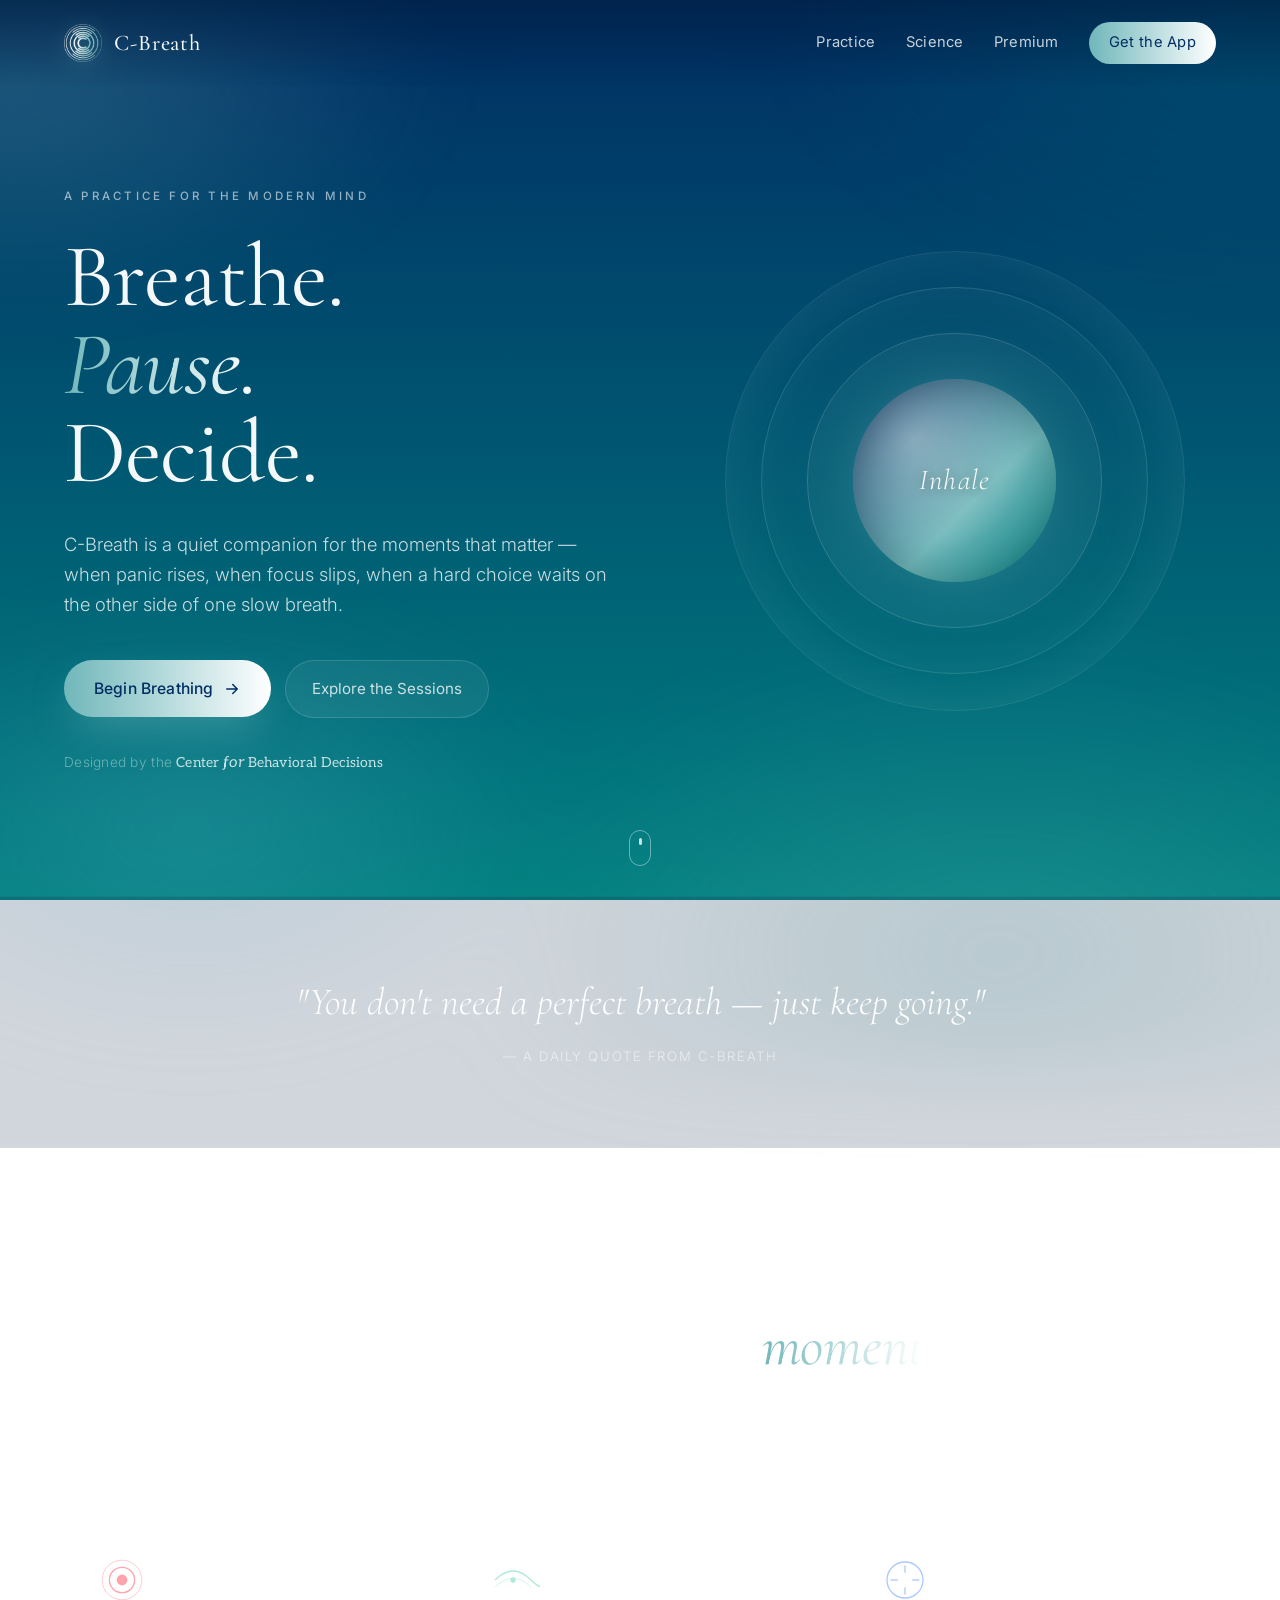
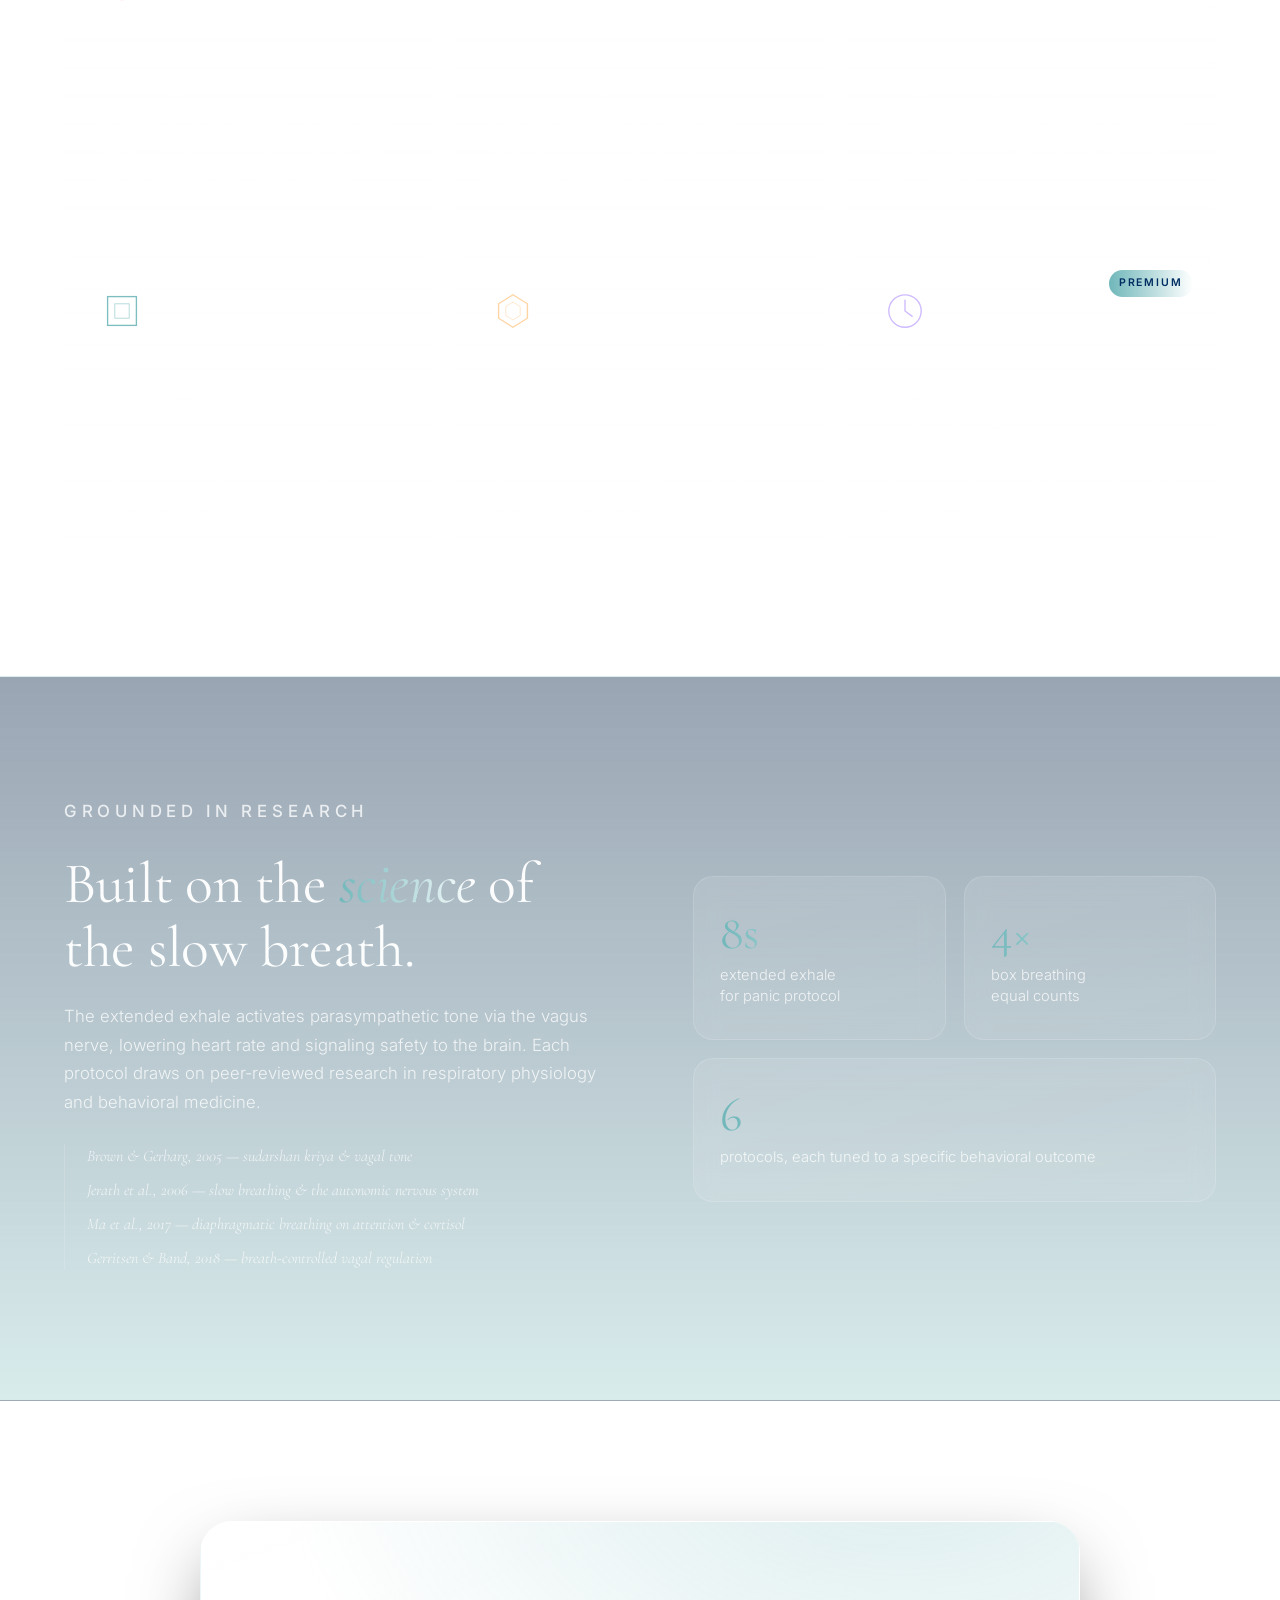
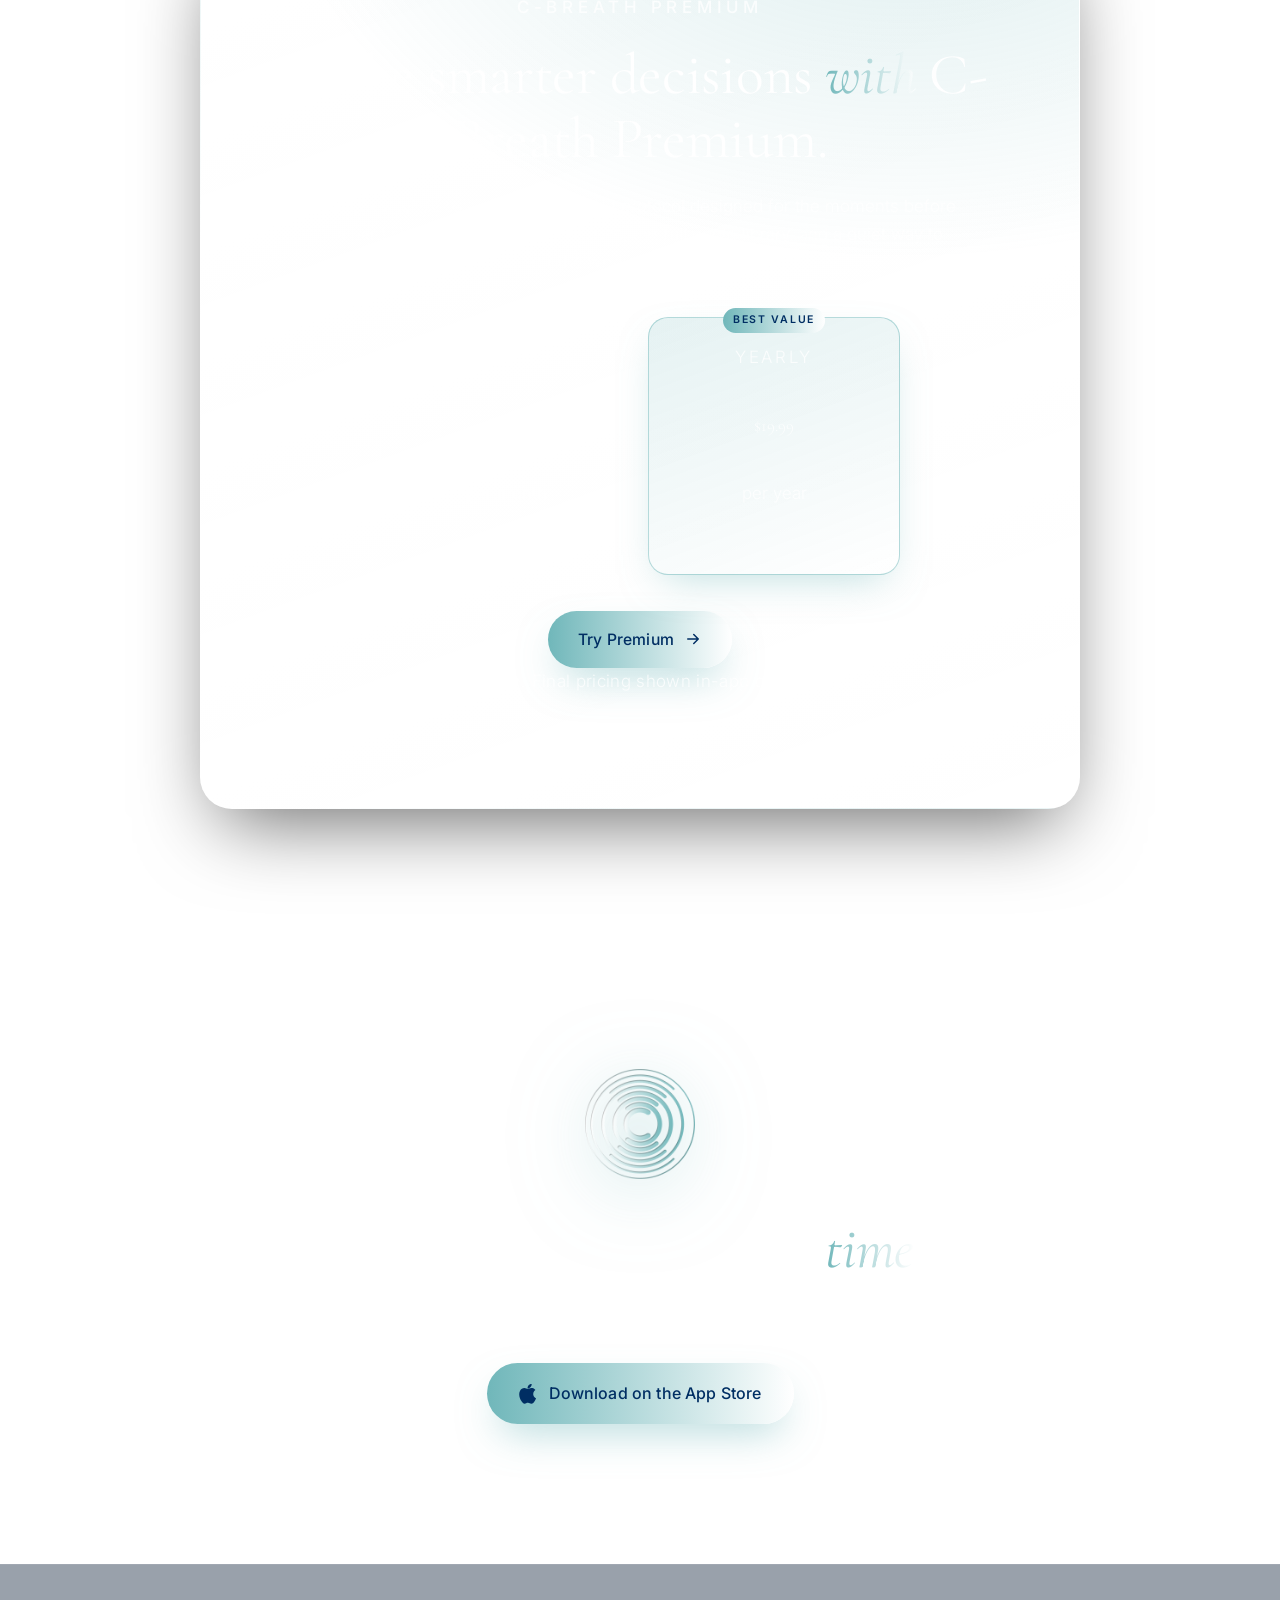
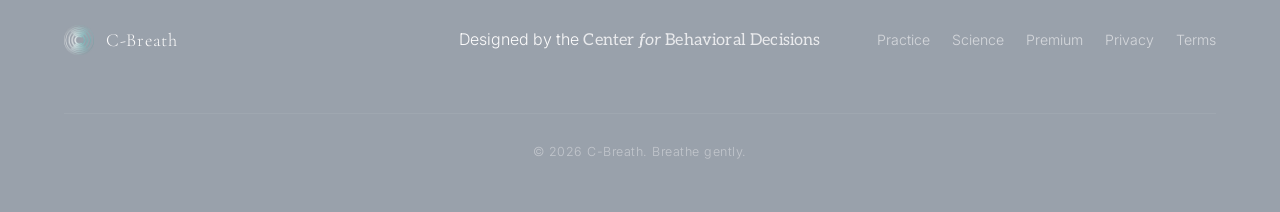
<file: index.html>
<!DOCTYPE html>
<html lang="en">
<head>
    <meta charset="UTF-8">
    <meta name="viewport" content="width=device-width, initial-scale=1.0">
    <meta name="description" content="C-Breath — guided breathing to calm panic, sharpen focus, and support smarter decisions. Designed by the Center for Behavioral Decisions.">
    <title>C-Breath — Breathe. Pause. Decide.</title>
    <link rel="icon" type="image/png" href="cbicon.png">
    <link rel="preconnect" href="https://fonts.googleapis.com">
    <link rel="preconnect" href="https://fonts.gstatic.com" crossorigin>
    <link href="https://fonts.googleapis.com/css2?family=Aleo:ital,wght@0,400;0,500;1,400&family=Cormorant+Garamond:ital,wght@0,300;0,400;0,500;0,600;1,300;1,400;1,500&family=Inter:wght@300;400;500;600&display=swap" rel="stylesheet">
    <link rel="stylesheet" href="styles.css">
</head>
<body>
    <div class="aurora" aria-hidden="true"></div>

    <header class="site-header">
        <a href="#top" class="logo-link" aria-label="C-Breath home">
            <img src="cbicon.png" alt="" class="logo-mark">
            <span class="logo-text">C-Breath</span>
        </a>
        <nav class="primary-nav" aria-label="Primary">
            <a href="#practice">Practice</a>
            <a href="#science">Science</a>
            <a href="#premium">Premium</a>
            <a href="https://apps.apple.com/ge/app/cbreath-thoughtful-decisions/id6739448135" class="nav-cta" target="_blank" rel="noopener">Get the App</a>
        </nav>
    </header>

    <main id="top">

        <!-- HERO -->
        <section class="hero">
            <div class="hero-inner">
                <div class="hero-copy">
                    <p class="eyebrow">A practice for the modern mind</p>
                    <h1>
                        <span class="line-1">Breathe.</span>
                        <span class="line-2"><em>Pause.</em></span>
                        <span class="line-3">Decide.</span>
                    </h1>
                    <p class="lede">
                        C-Breath is a quiet companion for the moments that matter — when panic rises,
                        when focus slips, when a hard choice waits on the other side of one slow breath.
                    </p>
                    <div class="cta-row">
                        <a href="https://apps.apple.com/ge/app/cbreath-thoughtful-decisions/id6739448135" class="btn-primary" target="_blank" rel="noopener">
                            <span>Begin Breathing</span>
                            <svg viewBox="0 0 24 24" width="18" height="18" aria-hidden="true">
                                <path fill="none" stroke="currentColor" stroke-width="2" stroke-linecap="round" stroke-linejoin="round" d="M5 12h14M13 6l6 6-6 6"/>
                            </svg>
                        </a>
                        <a href="#practice" class="btn-ghost">Explore the Sessions</a>
                    </div>
                    <p class="hero-footnote">Designed by the <span class="cbd-credit">Center <em>for</em> Behavioral Decisions</span></p>
                </div>

                <div class="hero-visual" aria-hidden="true">
                    <div class="breathing-orb" id="breathingOrb">
                        <div class="orb-ring ring-1"></div>
                        <div class="orb-ring ring-2"></div>
                        <div class="orb-ring ring-3"></div>
                        <div class="orb-ring ring-4"></div>
                        <div class="orb-core">
                            <span class="orb-text" id="orbText">Inhale</span>
                        </div>
                    </div>
                </div>
            </div>
            <div class="scroll-cue" aria-hidden="true">
                <span></span>
            </div>
        </section>

        <!-- QUOTE STRIP -->
        <section class="quote-strip" aria-label="Today's quote">
            <blockquote>
                <p>"You don't need a perfect breath — just keep going."</p>
                <cite>— a daily quote from C-Breath</cite>
            </blockquote>
        </section>

        <!-- PRACTICE / CATEGORIES -->
        <section class="practice" id="practice">
            <header class="section-header">
                <p class="eyebrow">Six sessions, one anchor</p>
                <h2>A breath for every <em>moment</em>.</h2>
                <p class="section-lede">
                    Each session uses a clinically-grounded rhythm — extended exhales, balanced holds,
                    deliberate pauses — tuned to a specific need.
                </p>
            </header>

            <div class="card-grid">
                <article class="practice-card" data-color="panic">
                    <div class="card-icon" aria-hidden="true">
                        <svg viewBox="0 0 60 60"><circle cx="30" cy="30" r="14" fill="none" stroke="currentColor" stroke-width="1.5"/><circle cx="30" cy="30" r="22" fill="none" stroke="currentColor" stroke-width="1" opacity="0.6"/><circle cx="30" cy="30" r="6" fill="currentColor"/></svg>
                    </div>
                    <h3>Panic Relief</h3>
                    <p class="rhythm">4 · 4 · 8</p>
                    <p>An extended-exhale technique that gently signals safety to the nervous system. For the moments the storm hits hardest.</p>
                </article>

                <article class="practice-card" data-color="relax">
                    <div class="card-icon" aria-hidden="true">
                        <svg viewBox="0 0 60 60"><path d="M10 30 Q 30 10, 50 30 T 90 30" fill="none" stroke="currentColor" stroke-width="1.5"/><path d="M10 38 Q 30 18, 50 38" fill="none" stroke="currentColor" stroke-width="1" opacity="0.6"/><circle cx="30" cy="30" r="3" fill="currentColor"/></svg>
                    </div>
                    <h3>Relaxation</h3>
                    <p class="rhythm">4 · 4 · 4 · 4</p>
                    <p>A pause button for a busy day. Soft, balanced cycles to release tension from shoulders, jaw, and mind.</p>
                </article>

                <article class="practice-card" data-color="focus">
                    <div class="card-icon" aria-hidden="true">
                        <svg viewBox="0 0 60 60"><circle cx="30" cy="30" r="20" fill="none" stroke="currentColor" stroke-width="1.5"/><line x1="30" y1="14" x2="30" y2="22" stroke="currentColor" stroke-width="1.5"/><line x1="30" y1="38" x2="30" y2="46" stroke="currentColor" stroke-width="1.5"/><line x1="14" y1="30" x2="22" y2="30" stroke="currentColor" stroke-width="1.5"/><line x1="38" y1="30" x2="46" y2="30" stroke="currentColor" stroke-width="1.5"/></svg>
                    </div>
                    <h3>Focus</h3>
                    <p class="rhythm">4 · 3 · 4 · 1</p>
                    <p>Steady alertness without strain. Use before a deep work block, an exam, or a difficult conversation.</p>
                </article>

                <article class="practice-card" data-color="stress">
                    <div class="card-icon" aria-hidden="true">
                        <svg viewBox="0 0 60 60"><rect x="14" y="14" width="32" height="32" fill="none" stroke="currentColor" stroke-width="1.5"/><rect x="22" y="22" width="16" height="16" fill="none" stroke="currentColor" stroke-width="1" opacity="0.6"/></svg>
                    </div>
                    <h3>Reducing Stress</h3>
                    <p class="rhythm">4 · 4 · 4 · 4</p>
                    <p>Classic box breathing. Four equal parts to find balance — a reset for the moments between meetings.</p>
                </article>

                <article class="practice-card" data-color="resilience">
                    <div class="card-icon" aria-hidden="true">
                        <svg viewBox="0 0 60 60"><path d="M30 12 L 46 22 L 46 38 L 30 48 L 14 38 L 14 22 Z" fill="none" stroke="currentColor" stroke-width="1.5"/><path d="M30 20 L 38 25 L 38 35 L 30 40 L 22 35 L 22 25 Z" fill="none" stroke="currentColor" stroke-width="1" opacity="0.6"/></svg>
                    </div>
                    <h3>Resilience</h3>
                    <p class="rhythm">4 · 6 · 6 · 4</p>
                    <p>Composure under pressure. Deliberate pauses that train the body to stay calm when the stakes are real.</p>
                </article>

                <article class="practice-card premium" data-color="insight">
                    <div class="card-icon" aria-hidden="true">
                        <svg viewBox="0 0 60 60"><circle cx="30" cy="30" r="18" fill="none" stroke="currentColor" stroke-width="1.5"/><path d="M30 18 L 30 30 L 38 36" fill="none" stroke="currentColor" stroke-width="1.5" stroke-linecap="round"/></svg>
                    </div>
                    <span class="premium-tag">Premium</span>
                    <h3>Insightful Decisions</h3>
                    <p class="rhythm">4 · 8 · 6 · 2</p>
                    <p>Long holds create space to think. For the choices that deserve a clear head — not a fast answer.</p>
                </article>
            </div>
        </section>

        <!-- SCIENCE -->
        <section class="science" id="science">
            <div class="science-inner">
                <div class="science-copy">
                    <p class="eyebrow">Grounded in research</p>
                    <h2>Built on the <em>science</em> of the slow breath.</h2>
                    <p>
                        The extended exhale activates parasympathetic tone via the vagus nerve, lowering
                        heart rate and signaling safety to the brain. Each protocol draws on peer-reviewed
                        research in respiratory physiology and behavioral medicine.
                    </p>
                    <ul class="citation-list">
                        <li>Brown &amp; Gerbarg, 2005 — sudarshan kriya &amp; vagal tone</li>
                        <li>Jerath et al., 2006 — slow breathing &amp; the autonomic nervous system</li>
                        <li>Ma et al., 2017 — diaphragmatic breathing on attention &amp; cortisol</li>
                        <li>Gerritsen &amp; Band, 2018 — breath-controlled vagal regulation</li>
                    </ul>
                </div>
                <div class="science-visual" aria-hidden="true">
                    <div class="stat-card">
                        <span class="stat-number">8s</span>
                        <span class="stat-label">extended exhale<br>for panic protocol</span>
                    </div>
                    <div class="stat-card">
                        <span class="stat-number">4×</span>
                        <span class="stat-label">box breathing<br>equal counts</span>
                    </div>
                    <div class="stat-card wide">
                        <span class="stat-number">6</span>
                        <span class="stat-label">protocols, each tuned to a specific behavioral outcome</span>
                    </div>
                </div>
            </div>
        </section>

        <!-- PREMIUM -->
        <section class="premium-section" id="premium">
            <div class="premium-card">
                <p class="eyebrow">C-Breath Premium</p>
                <h2>Make smarter decisions <em>with</em> C-Breath Premium.</h2>
                <p>
                    Unlock <em>Insightful Decisions</em> — a long-hold protocol designed for the
                    moments before a hard choice. Plus deeper sessions, the full quote library,
                    and a quiet way to support the work behind the science.
                </p>
                <div class="price-row">
                    <div class="price-tile">
                        <p class="price-label">Monthly</p>
                        <p class="price-value">$1.99</p>
                        <p class="price-unit">per month</p>
                    </div>
                    <div class="price-tile featured">
                        <span class="price-badge">Best value</span>
                        <p class="price-label">Yearly</p>
                        <p class="price-value">$19.99</p>
                        <p class="price-unit">per year</p>
                    </div>
                </div>
                <a href="https://apps.apple.com/ge/app/cbreath-thoughtful-decisions/id6739448135" class="btn-primary" target="_blank" rel="noopener">
                    <span>Try Premium</span>
                    <svg viewBox="0 0 24 24" width="18" height="18" aria-hidden="true">
                        <path fill="none" stroke="currentColor" stroke-width="2" stroke-linecap="round" stroke-linejoin="round" d="M5 12h14M13 6l6 6-6 6"/>
                    </svg>
                </a>
                <p class="fine-print">Prices illustrative. Final pricing shown in-app on the App Store.</p>
            </div>
        </section>

        <!-- DOWNLOAD / FINAL -->
        <section class="download" id="download">
            <div class="download-inner">
                <img src="cbicon.png" alt="" class="download-mark">
                <h2>One slow breath at a <em>time</em>.</h2>
                <p>Available on iPhone and iPad.</p>
                <div class="cta-row">
                    <a href="https://apps.apple.com/ge/app/cbreath-thoughtful-decisions/id6739448135" class="btn-primary appstore" target="_blank" rel="noopener">
                        <svg viewBox="0 0 24 24" width="20" height="20" aria-hidden="true">
                            <path fill="currentColor" d="M17.05 12.04c-.03-3.13 2.55-4.63 2.67-4.71-1.46-2.13-3.72-2.42-4.52-2.45-1.92-.2-3.75 1.13-4.72 1.13-.98 0-2.48-1.1-4.08-1.07-2.1.03-4.04 1.22-5.12 3.1-2.18 3.79-.56 9.39 1.57 12.47 1.04 1.51 2.28 3.2 3.9 3.14 1.57-.06 2.16-1.01 4.06-1.01 1.9 0 2.43 1.01 4.08.98 1.69-.03 2.76-1.53 3.79-3.05 1.2-1.75 1.69-3.45 1.71-3.54-.04-.02-3.28-1.26-3.34-4.99zM13.94 3.69c.87-1.05 1.45-2.51 1.29-3.96-1.25.05-2.76.83-3.65 1.88-.8.93-1.5 2.42-1.31 3.85 1.39.11 2.81-.71 3.67-1.77z"/>
                        </svg>
                        <span>Download on the App Store</span>
                    </a>
                </div>
            </div>
        </section>

    </main>

    <footer class="site-footer">
        <div class="footer-inner">
            <div class="footer-brand">
                <img src="cbicon.png" alt="" class="footer-mark">
                <p>C-Breath</p>
            </div>
            <p>
                Designed by the <span class="cbd-credit">Center <em>for</em> Behavioral Decisions</span>
            </p class="hero-footnote">
            <nav class="footer-nav" aria-label="Footer">
                <a href="#practice">Practice</a>
                <a href="#science">Science</a>
                <a href="#premium">Premium</a>
                <a href="privacy.html">Privacy</a>
                <a href="terms.html">Terms</a>
            </nav>
            <p class="footer-meta">&copy; <span id="year"></span> C-Breath. Breathe gently.</p>
        </div>
    </footer>

    <script src="script.js"></script>
</body>
</html>
</file>
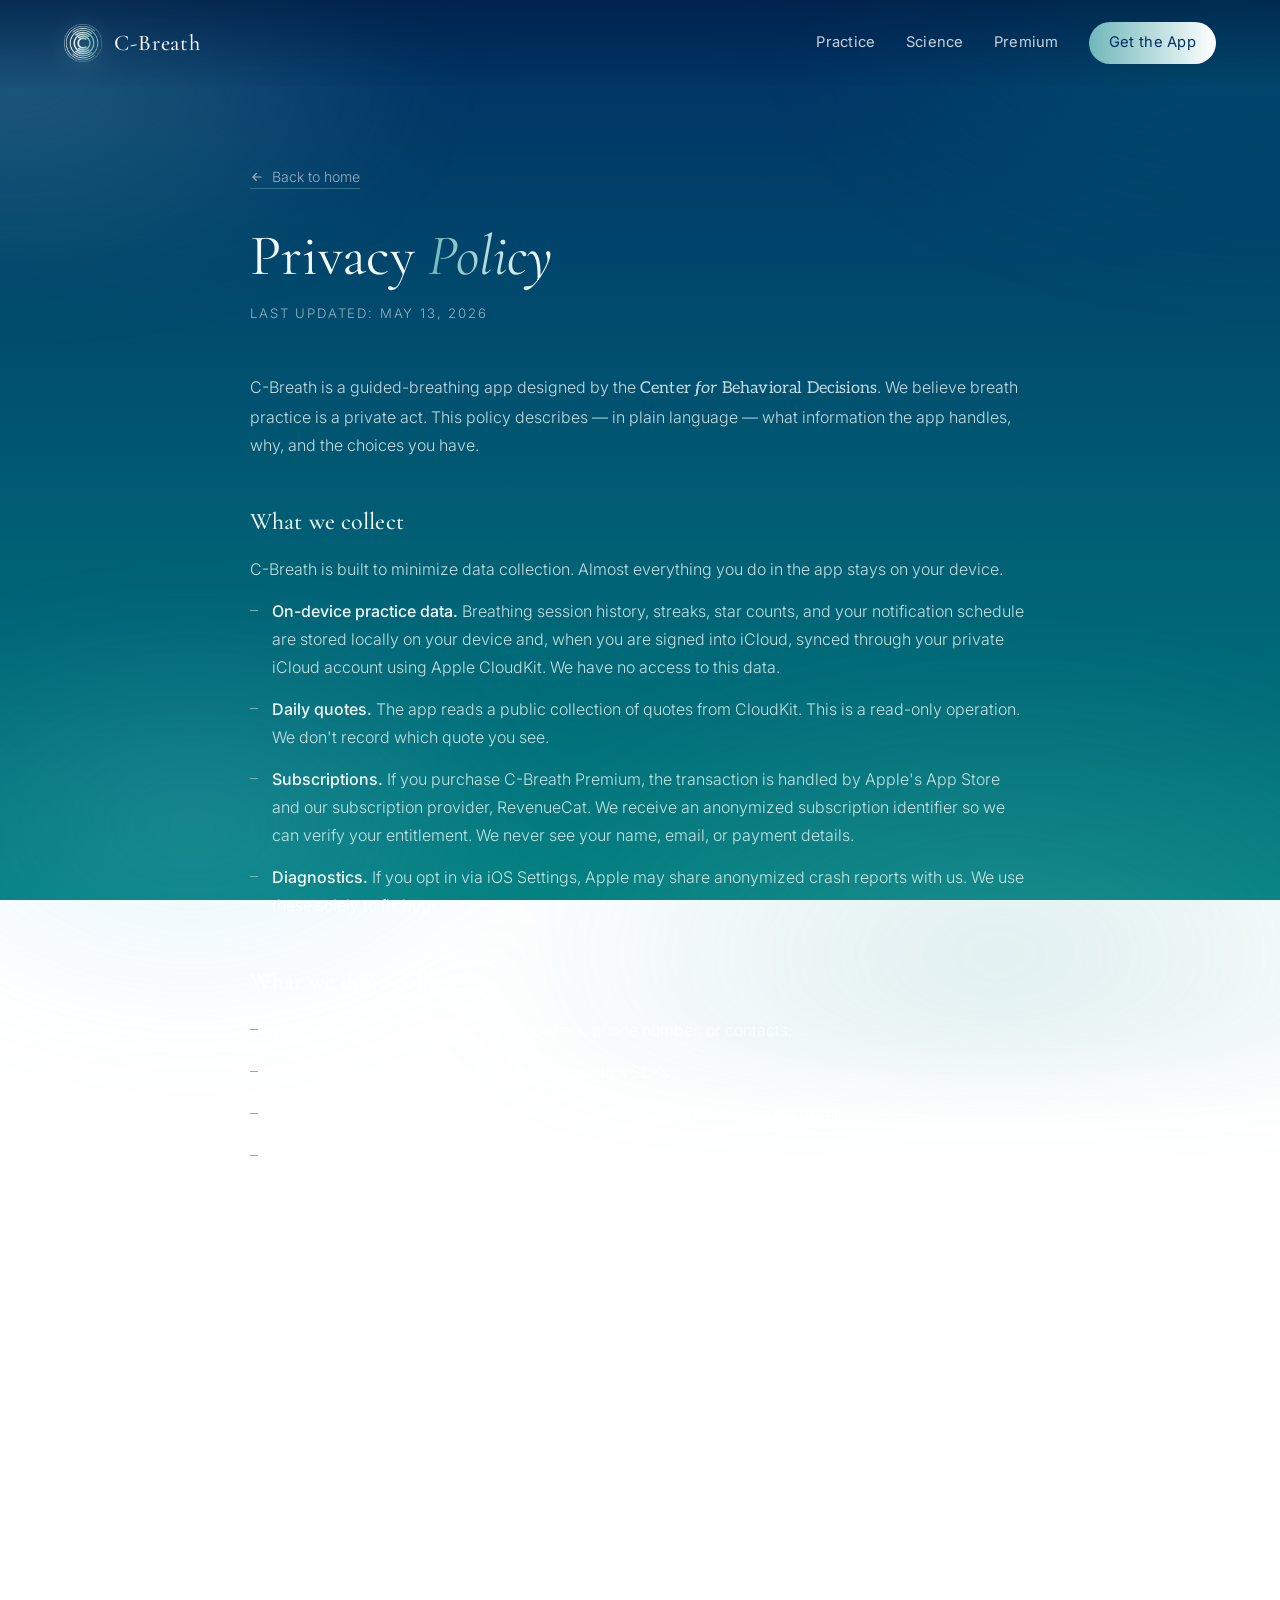
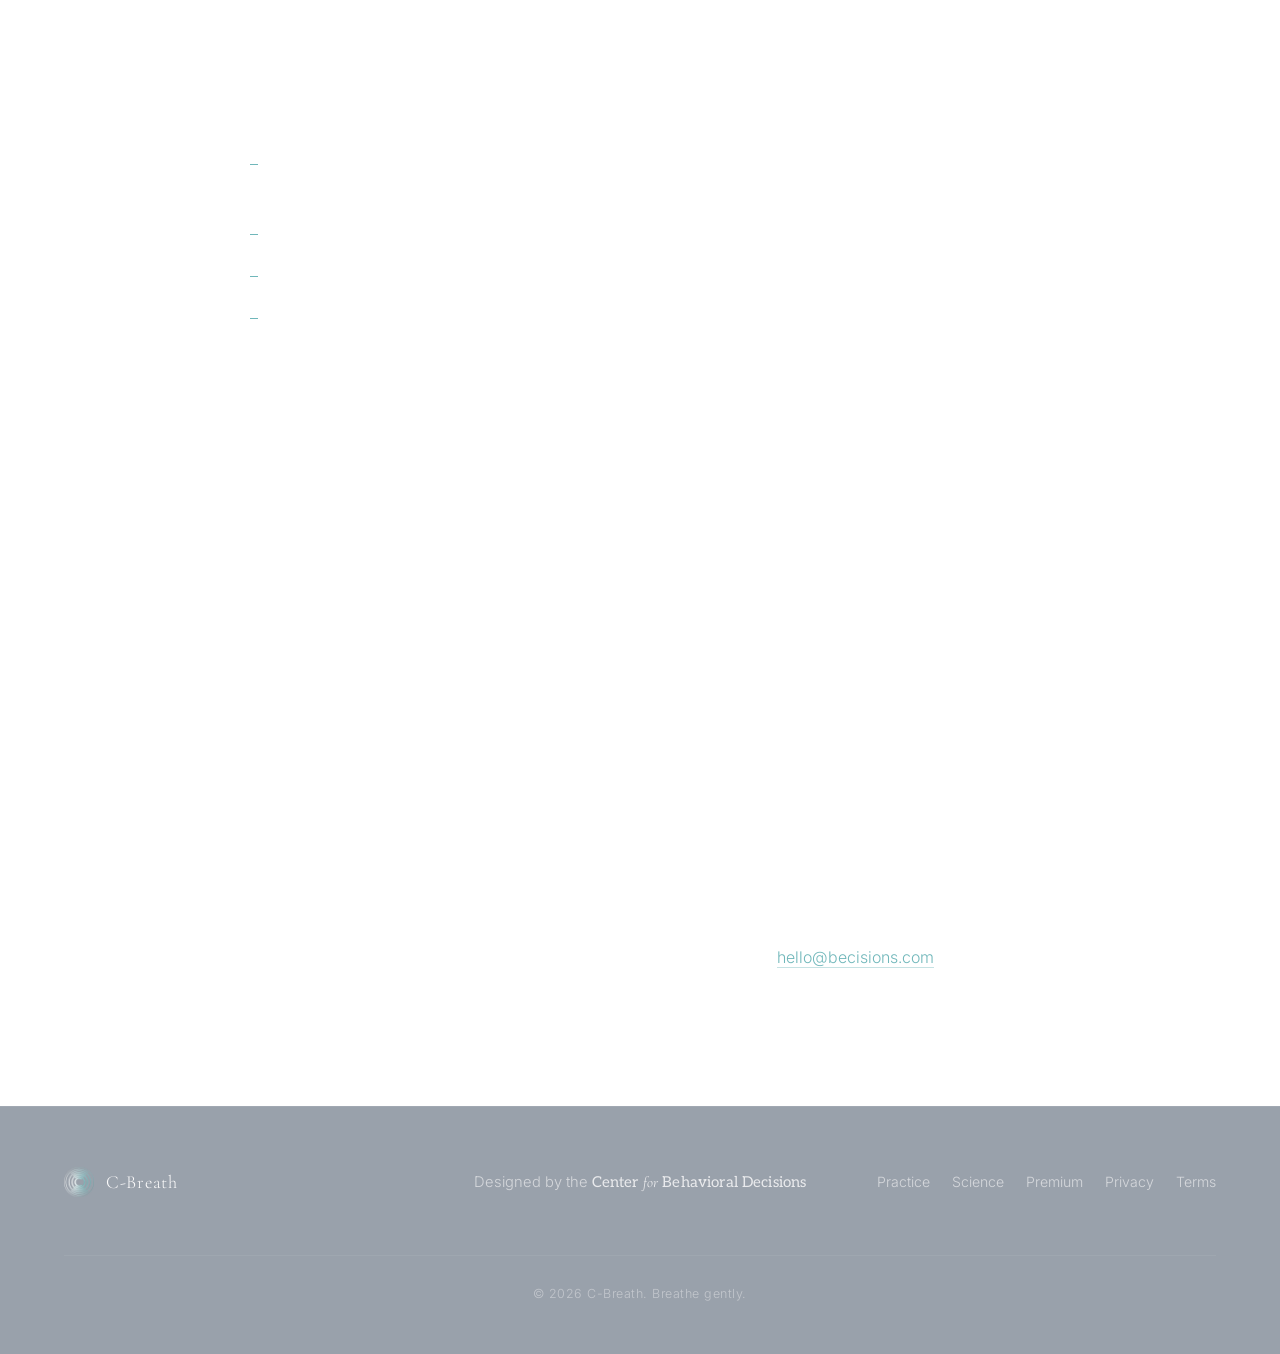
<file: privacy.html>
<!DOCTYPE html>
<html lang="en">
<head>
    <meta charset="UTF-8">
    <meta name="viewport" content="width=device-width, initial-scale=1.0">
    <meta name="description" content="C-Breath Privacy Policy — what we collect, why, and how it's protected.">
    <title>Privacy Policy — C-Breath</title>
    <link rel="icon" type="image/png" href="cbicon.png">
    <link rel="preconnect" href="https://fonts.googleapis.com">
    <link rel="preconnect" href="https://fonts.gstatic.com" crossorigin>
    <link href="https://fonts.googleapis.com/css2?family=Aleo:ital,wght@0,400;0,500;1,400&family=Cormorant+Garamond:ital,wght@0,300;0,400;0,500;0,600;1,300;1,400;1,500&family=Inter:wght@300;400;500;600&display=swap" rel="stylesheet">
    <link rel="stylesheet" href="styles.css">
</head>
<body>
    <div class="aurora" aria-hidden="true"></div>

    <header class="site-header">
        <a href="index.html" class="logo-link" aria-label="C-Breath home">
            <img src="cbicon.png" alt="" class="logo-mark">
            <span class="logo-text">C-Breath</span>
        </a>
        <nav class="primary-nav" aria-label="Primary">
            <a href="index.html#practice">Practice</a>
            <a href="index.html#science">Science</a>
            <a href="index.html#premium">Premium</a>
            <a href="https://apps.apple.com/ge/app/cbreath-thoughtful-decisions/id6739448135" class="nav-cta" target="_blank" rel="noopener">Get the App</a>
        </nav>
    </header>

    <main class="legal-page">
        <div class="legal-inner">
            <a href="index.html" class="legal-back">
                <svg viewBox="0 0 24 24" width="14" height="14" aria-hidden="true">
                    <path fill="none" stroke="currentColor" stroke-width="2" stroke-linecap="round" stroke-linejoin="round" d="M19 12H5M11 18l-6-6 6-6"/>
                </svg>
                Back to home
            </a>

            <h1>Privacy <em>Policy</em></h1>
            <p class="updated">Last updated: May 13, 2026</p>

            <p>
                C-Breath is a guided-breathing app designed by the <span class="cbd-credit">Center <em>for</em> Behavioral Decisions</span>.
                We believe breath practice is a private act. This policy describes — in plain language —
                what information the app handles, why, and the choices you have.
            </p>

            <h2>What we collect</h2>
            <p>
                C-Breath is built to minimize data collection. Almost everything you do in the app stays on your device.
            </p>
            <ul>
                <li><strong>On-device practice data.</strong> Breathing session history, streaks, star counts, and your notification schedule are stored locally on your device and, when you are signed into iCloud, synced through your private iCloud account using Apple CloudKit. We have no access to this data.</li>
                <li><strong>Daily quotes.</strong> The app reads a public collection of quotes from CloudKit. This is a read-only operation. We don't record which quote you see.</li>
                <li><strong>Subscriptions.</strong> If you purchase C-Breath Premium, the transaction is handled by Apple's App Store and our subscription provider, RevenueCat. We receive an anonymized subscription identifier so we can verify your entitlement. We never see your name, email, or payment details.</li>
                <li><strong>Diagnostics.</strong> If you opt in via iOS Settings, Apple may share anonymized crash reports with us. We use these solely to fix bugs.</li>
            </ul>

            <h2>What we don't collect</h2>
            <ul>
                <li>We don't collect your name, email address, phone number, or contacts.</li>
                <li>We don't use third-party advertising or analytics SDKs.</li>
                <li>We don't sell, rent, or share personal data with anyone. There is no data to sell.</li>
                <li>We don't track you across other apps or websites.</li>
            </ul>

            <h2>Health &amp; sensitive data</h2>
            <p>
                C-Breath is a wellness tool, not a medical device. The app does not access HealthKit and does not record physiological data (heart rate, breathing rate, etc.). Sessions you complete are recorded only as "you finished a session at this time" — they are not shared with Apple Health or any third party.
            </p>

            <h2>Notifications</h2>
            <p>
                You can schedule local reminders to breathe. These notifications are delivered by iOS on your device. Their content and timing are stored locally — no notification data is sent to our servers.
            </p>

            <h2>Children</h2>
            <p>
                C-Breath is not directed at children under 13. We do not knowingly collect information from children. If you believe a child has provided information through the app, please contact us so we can address it.
            </p>

            <h2>Your choices</h2>
            <ul>
                <li><strong>iCloud sync.</strong> You can turn off iCloud sync at any time in your device's iCloud settings. Your local practice history will remain on the device.</li>
                <li><strong>Notifications.</strong> Disable any time in iOS Settings &gt; Notifications &gt; C-Breath.</li>
                <li><strong>Subscription.</strong> Manage or cancel in Settings &gt; [your name] &gt; Subscriptions on your device.</li>
                <li><strong>Delete the app.</strong> Removing C-Breath deletes all on-device data. iCloud-synced data is removed when you delete the app and sign out of iCloud on all devices.</li>
            </ul>

            <h2>Data retention</h2>
            <p>
                Subscription entitlement records are retained by Apple and RevenueCat for as long as needed to honor your purchase. Local and iCloud practice data is retained only on your devices.
            </p>

            <h2>Security</h2>
            <p>
                All data in transit uses HTTPS / TLS. iCloud data is protected by Apple's standard end-to-end encryption for private CloudKit databases. We rely on Apple's infrastructure and RevenueCat's certified payment handling rather than running our own servers.
            </p>

            <h2>Changes to this policy</h2>
            <p>
                If we make material changes, we'll update the "Last updated" date at the top of this page and, where appropriate, surface a notice in the app.
            </p>

            <h2>Contact</h2>
            <p>
                Questions about privacy? Reach the <span class="cbd-credit">Center <em>for</em> Behavioral Decisions</span> at <a href="mailto:hello@becisions.com">hello@becisions.com</a>.
            </p>
        </div>
    </main>

    <footer class="site-footer">
        <div class="footer-inner">
            <div class="footer-brand">
                <img src="cbicon.png" alt="" class="footer-mark">
                <p>C-Breath</p>
            </div>
            <p class="footer-credit">
                Designed by the <span class="cbd-credit">Center <em>for</em> Behavioral Decisions</span>
            </p>
            <nav class="footer-nav" aria-label="Footer">
                <a href="index.html#practice">Practice</a>
                <a href="index.html#science">Science</a>
                <a href="index.html#premium">Premium</a>
                <a href="privacy.html">Privacy</a>
                <a href="terms.html">Terms</a>
            </nav>
            <p class="footer-meta">&copy; <span id="year"></span> C-Breath. Breathe gently.</p>
        </div>
    </footer>

    <script src="script.js"></script>
</body>
</html>
</file>
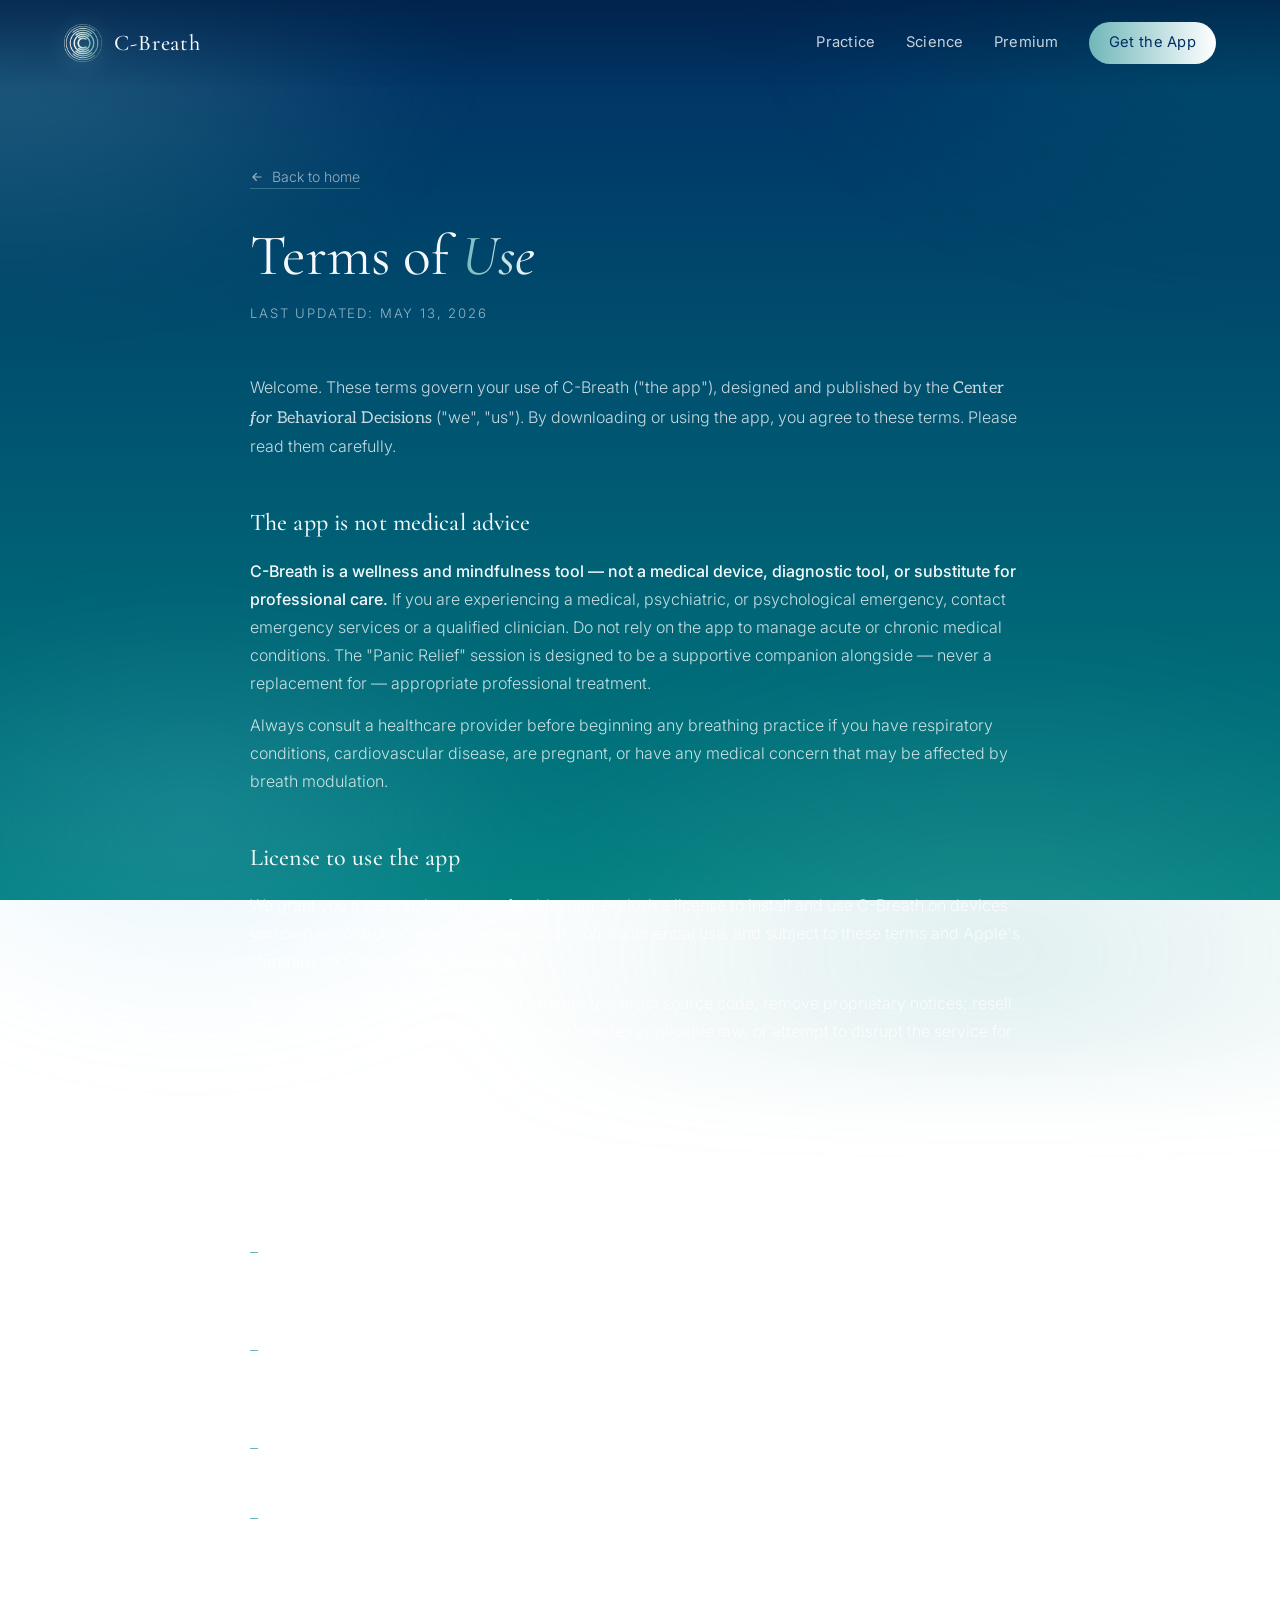
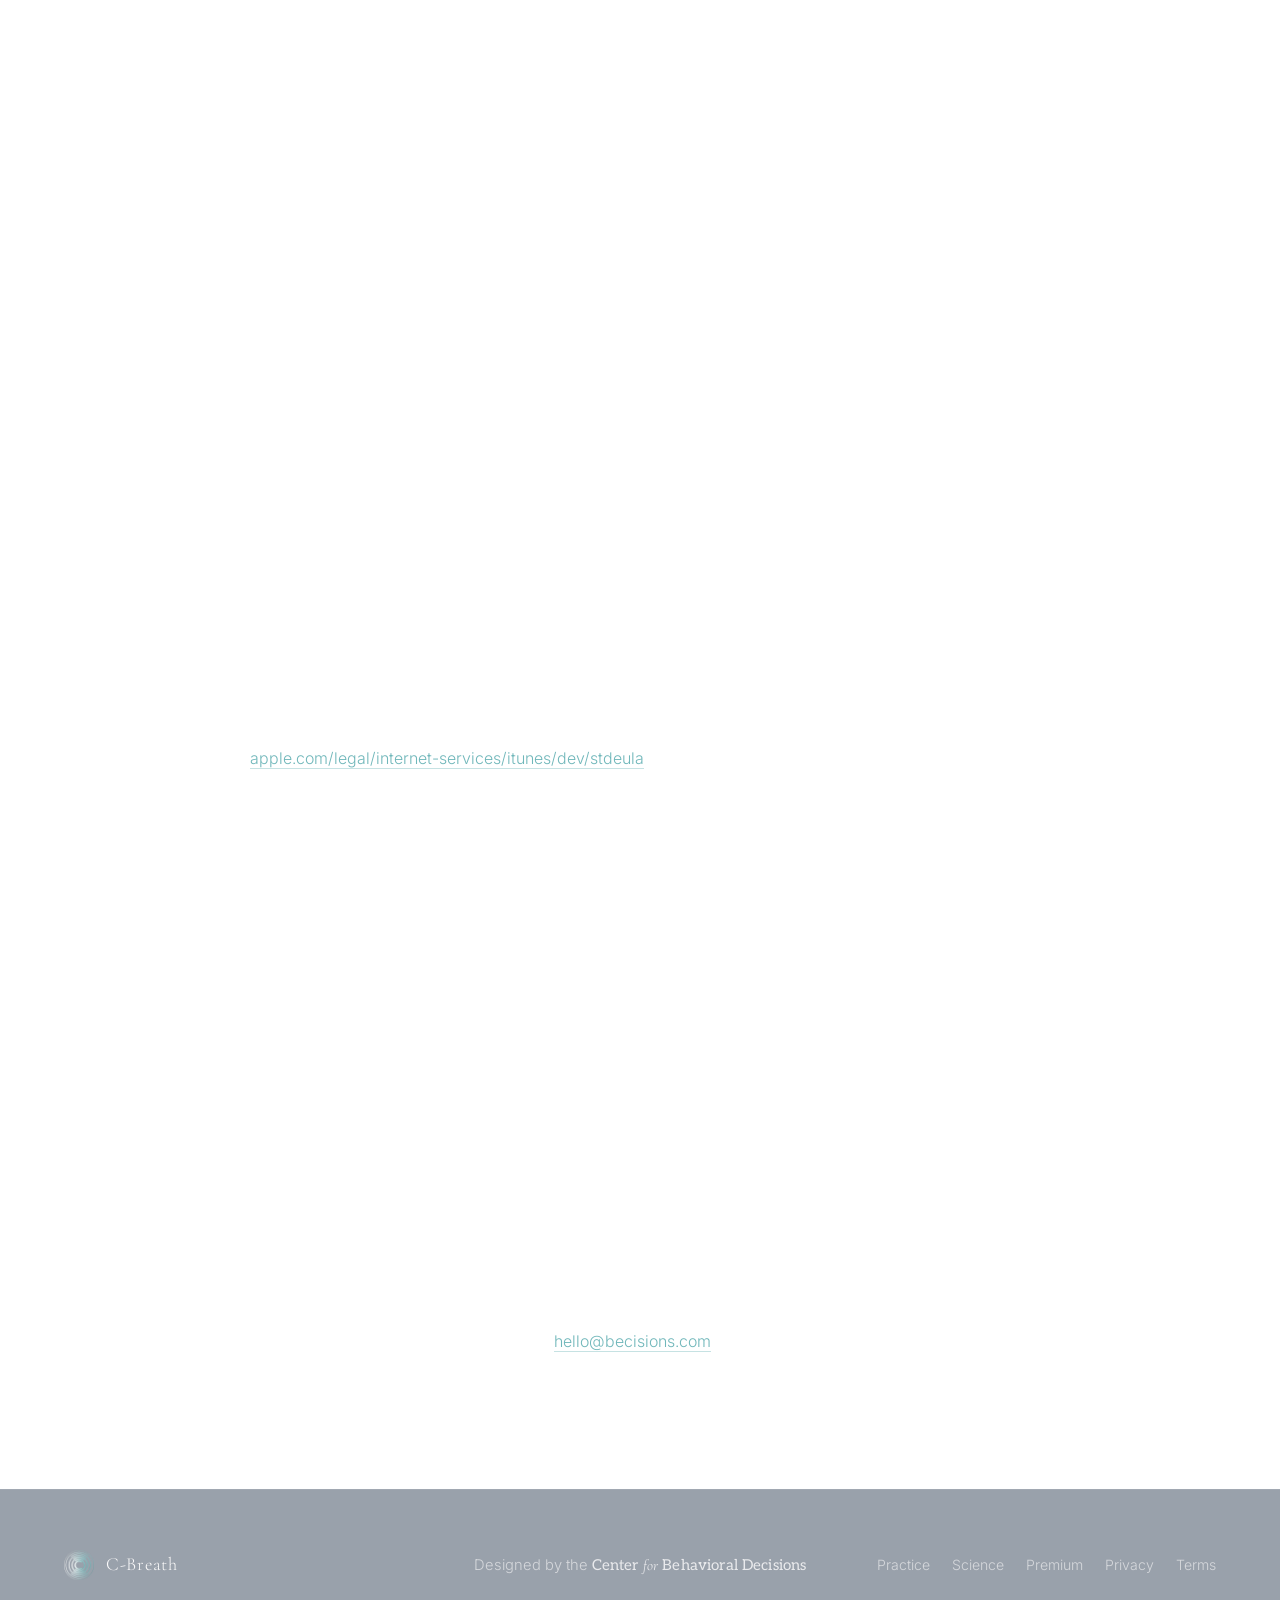
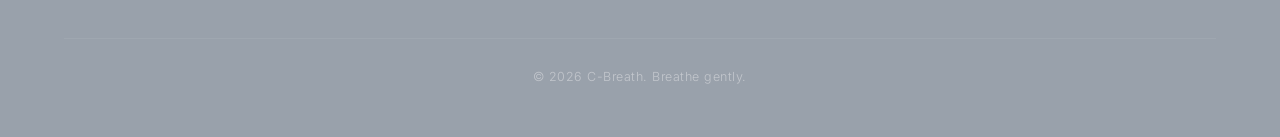
<file: terms.html>
<!DOCTYPE html>
<html lang="en">
<head>
    <meta charset="UTF-8">
    <meta name="viewport" content="width=device-width, initial-scale=1.0">
    <meta name="description" content="C-Breath Terms of Use — the rules of the road for using the app and subscribing to Premium.">
    <title>Terms of Use — C-Breath</title>
    <link rel="icon" type="image/png" href="cbicon.png">
    <link rel="preconnect" href="https://fonts.googleapis.com">
    <link rel="preconnect" href="https://fonts.gstatic.com" crossorigin>
    <link href="https://fonts.googleapis.com/css2?family=Aleo:ital,wght@0,400;0,500;1,400&family=Cormorant+Garamond:ital,wght@0,300;0,400;0,500;0,600;1,300;1,400;1,500&family=Inter:wght@300;400;500;600&display=swap" rel="stylesheet">
    <link rel="stylesheet" href="styles.css">
</head>
<body>
    <div class="aurora" aria-hidden="true"></div>

    <header class="site-header">
        <a href="index.html" class="logo-link" aria-label="C-Breath home">
            <img src="cbicon.png" alt="" class="logo-mark">
            <span class="logo-text">C-Breath</span>
        </a>
        <nav class="primary-nav" aria-label="Primary">
            <a href="index.html#practice">Practice</a>
            <a href="index.html#science">Science</a>
            <a href="index.html#premium">Premium</a>
            <a href="https://apps.apple.com/ge/app/cbreath-thoughtful-decisions/id6739448135" class="nav-cta" target="_blank" rel="noopener">Get the App</a>
        </nav>
    </header>

    <main class="legal-page">
        <div class="legal-inner">
            <a href="index.html" class="legal-back">
                <svg viewBox="0 0 24 24" width="14" height="14" aria-hidden="true">
                    <path fill="none" stroke="currentColor" stroke-width="2" stroke-linecap="round" stroke-linejoin="round" d="M19 12H5M11 18l-6-6 6-6"/>
                </svg>
                Back to home
            </a>

            <h1>Terms of <em>Use</em></h1>
            <p class="updated">Last updated: May 13, 2026</p>

            <p>
                Welcome. These terms govern your use of C-Breath ("the app"), designed and published by the
                <span class="cbd-credit">Center <em>for</em> Behavioral Decisions</span> ("we", "us"). By downloading or using the app, you agree to these terms. Please read them carefully.
            </p>

            <h2>The app is not medical advice</h2>
            <p>
                <strong>C-Breath is a wellness and mindfulness tool — not a medical device, diagnostic tool, or substitute for professional care.</strong> If you are experiencing a medical, psychiatric, or psychological emergency, contact emergency services or a qualified clinician. Do not rely on the app to manage acute or chronic medical conditions. The "Panic Relief" session is designed to be a supportive companion alongside — never a replacement for — appropriate professional treatment.
            </p>
            <p>
                Always consult a healthcare provider before beginning any breathing practice if you have respiratory conditions, cardiovascular disease, are pregnant, or have any medical concern that may be affected by breath modulation.
            </p>

            <h2>License to use the app</h2>
            <p>
                We grant you a personal, non-transferable, non-exclusive license to install and use C-Breath on devices you own or control, solely for your personal, non-commercial use, and subject to these terms and Apple's standard end-user license agreement.
            </p>
            <p>
                You agree not to: reverse-engineer or attempt to extract source code; remove proprietary notices; resell or sublicense the app; use it in any way that violates applicable law; or attempt to disrupt the service for other users.
            </p>

            <h2>C-Breath Premium subscriptions</h2>
            <p>
                Some sessions and features are available only with a C-Breath Premium subscription. Subscriptions are billed through your Apple ID at the prices shown on the App Store at the time of purchase.
            </p>
            <ul>
                <li><strong>Auto-renewal.</strong> Subscriptions renew automatically at the end of each billing period unless cancelled at least 24 hours before the end of the current period. Your account is charged for renewal within 24 hours of the end of the current period.</li>
                <li><strong>Managing your subscription.</strong> You can view, change, or cancel your subscription at any time in Settings &gt; [your name] &gt; Subscriptions on your iOS device. Cancelling stops the next renewal — you keep Premium access through the end of the current billing period.</li>
                <li><strong>Refunds.</strong> Refunds are handled by Apple under the App Store's standard refund policy. We do not process refunds directly.</li>
                <li><strong>Free trials.</strong> If a free trial is offered, any unused portion is forfeited when you purchase a subscription.</li>
            </ul>

            <h2>Content and intellectual property</h2>
            <p>
                The app, its design, the C-Breath name and logo, the breathing protocols, the daily quotes, and all related content are owned by the <span class="cbd-credit">Center <em>for</em> Behavioral Decisions</span> or our licensors and are protected by copyright and trademark law. The license above does not transfer ownership.
            </p>

            <h2>Disclaimers</h2>
            <p>
                The app is provided "as is" and "as available," without warranties of any kind, express or implied, including merchantability, fitness for a particular purpose, and non-infringement. We do not warrant that the app will be uninterrupted, error-free, or available at any particular time.
            </p>

            <h2>Limitation of liability</h2>
            <p>
                To the maximum extent permitted by law, the <span class="cbd-credit">Center <em>for</em> Behavioral Decisions</span> and its team shall not be liable for any indirect, incidental, special, consequential, or punitive damages, or any loss of profits, data, or use, arising out of or relating to your use of the app — even if advised of the possibility of such damages. Our total liability for any claim relating to the app will not exceed the amount you paid for the app in the twelve months preceding the claim.
            </p>

            <h2>Apple-specific terms</h2>
            <p>
                You acknowledge that these terms are between you and the <span class="cbd-credit">Center <em>for</em> Behavioral Decisions</span>, not Apple. Apple is not responsible for the app or its content. Apple has no obligation to provide maintenance or support. Apple and its subsidiaries are third-party beneficiaries of these terms and may enforce them against you. The standard Apple end-user license agreement also applies and is available at <a href="https://www.apple.com/legal/internet-services/itunes/dev/stdeula/" target="_blank" rel="noopener">apple.com/legal/internet-services/itunes/dev/stdeula</a>.
            </p>

            <h2>Termination</h2>
            <p>
                We may suspend or end your access if you materially breach these terms. You can stop using the app at any time by deleting it.
            </p>

            <h2>Changes</h2>
            <p>
                We may update these terms from time to time. Material changes will be reflected by an updated "Last updated" date. Continued use of the app after changes means you accept the revised terms.
            </p>

            <h2>Governing law</h2>
            <p>
                These terms are governed by the laws of the jurisdiction in which the <span class="cbd-credit">Center <em>for</em> Behavioral Decisions</span> is established, without regard to its conflict-of-laws provisions.
            </p>

            <h2>Contact</h2>
            <p>
                Questions about these terms? Email us at <a href="mailto:hello@becisions.com">hello@becisions.com</a>.
            </p>
        </div>
    </main>

    <footer class="site-footer">
        <div class="footer-inner">
            <div class="footer-brand">
                <img src="cbicon.png" alt="" class="footer-mark">
                <p>C-Breath</p>
            </div>
            <p class="footer-credit">
                Designed by the <span class="cbd-credit">Center <em>for</em> Behavioral Decisions</span>
            </p>
            <nav class="footer-nav" aria-label="Footer">
                <a href="index.html#practice">Practice</a>
                <a href="index.html#science">Science</a>
                <a href="index.html#premium">Premium</a>
                <a href="privacy.html">Privacy</a>
                <a href="terms.html">Terms</a>
            </nav>
            <p class="footer-meta">&copy; <span id="year"></span> C-Breath. Breathe gently.</p>
        </div>
    </footer>

    <script src="script.js"></script>
</body>
</html>
</file>
<file: styles.css>
/* ============================================================
   C-Breath — Landing Page Styles
   Palette mirrors the iOS app:
   #002E63 primaryDark  →  #008080 primaryTeal  (background)
   #70B7BA buttonStart  →  #fff               (CTA gradient)
   Typography: Cormorant Garamond (Palatino-substitute) + Inter
   ============================================================ */

:root {
    --primary-dark: #002E63;
    --primary-teal: #008080;
    --button-start: #70B7BA;
    --sky-top: #87CEEB;
    --sky-bottom: #F0FFFF;
    --surface-light: #F5F5F5;
    --text-bright: rgba(255, 255, 255, 0.96);
    --text-soft:   rgba(255, 255, 255, 0.78);
    --text-mute:   rgba(255, 255, 255, 0.58);
    --text-faint:  rgba(255, 255, 255, 0.40);
    --glass:       rgba(255, 255, 255, 0.06);
    --glass-strong: rgba(255, 255, 255, 0.10);
    --glass-border: rgba(255, 255, 255, 0.14);
    --shadow-deep: 0 30px 80px -20px rgba(0, 0, 0, 0.6);
    --serif: "Cormorant Garamond", "Palatino", "Palatino Linotype", Georgia, serif;
    --sans: "Inter", -apple-system, BlinkMacSystemFont, "Segoe UI", sans-serif;
    --ease-soft: cubic-bezier(0.22, 0.61, 0.36, 1);
}

* { box-sizing: border-box; margin: 0; padding: 0; }

html { scroll-behavior: smooth; }

body {
    font-family: var(--sans);
    font-weight: 300;
    color: var(--text-bright);
    line-height: 1.6;
    background: linear-gradient(180deg, var(--primary-dark) 0%, var(--primary-teal) 100%);
    background-attachment: fixed;
    min-height: 100vh;
    overflow-x: hidden;
    -webkit-font-smoothing: antialiased;
    -moz-osx-font-smoothing: grayscale;
}

/* ============================================================
   AURORA — soft animated glow layer behind everything
   ============================================================ */
.aurora {
    position: fixed;
    inset: -20%;
    z-index: -1;
    pointer-events: none;
    background:
        radial-gradient(40% 30% at 15% 20%, rgba(112, 183, 186, 0.28), transparent 60%),
        radial-gradient(45% 35% at 85% 15%, rgba(0, 128, 128, 0.32), transparent 60%),
        radial-gradient(50% 40% at 70% 90%, rgba(112, 183, 186, 0.22), transparent 60%),
        radial-gradient(35% 30% at 25% 80%, rgba(135, 206, 235, 0.18), transparent 60%);
    filter: blur(40px);
    animation: aurora-drift 22s ease-in-out infinite alternate;
}

@keyframes aurora-drift {
    0%   { transform: translate(0, 0) scale(1); }
    50%  { transform: translate(2%, -2%) scale(1.04); }
    100% { transform: translate(-2%, 2%) scale(1); }
}

/* ============================================================
   HEADER / NAV
   ============================================================ */
.site-header {
    position: sticky;
    top: 0;
    z-index: 50;
    display: flex;
    align-items: center;
    justify-content: space-between;
    padding: 22px max(28px, 5vw);
    background: linear-gradient(180deg, rgba(0, 30, 65, 0.65), rgba(0, 30, 65, 0));
    backdrop-filter: blur(14px);
    -webkit-backdrop-filter: blur(14px);
}

.logo-link {
    display: flex;
    align-items: center;
    gap: 12px;
    text-decoration: none;
    color: var(--text-bright);
}

.logo-mark {
    width: 38px;
    height: 38px;
    filter: drop-shadow(0 4px 12px rgba(112, 183, 186, 0.45));
}

.logo-text {
    font-family: var(--serif);
    font-size: 1.4rem;
    font-weight: 500;
    letter-spacing: 0.04em;
}

.primary-nav {
    display: flex;
    align-items: center;
    gap: 30px;
}

.primary-nav a {
    color: var(--text-soft);
    text-decoration: none;
    font-size: 0.92rem;
    font-weight: 400;
    letter-spacing: 0.02em;
    transition: color 0.25s var(--ease-soft);
}

.primary-nav a:hover { color: var(--text-bright); }

.nav-cta {
    padding: 9px 20px;
    border-radius: 999px;
    background: linear-gradient(90deg, var(--button-start), #ffffff);
    color: var(--primary-dark) !important;
    font-weight: 500;
    transition: transform 0.25s var(--ease-soft), box-shadow 0.25s var(--ease-soft);
}

.nav-cta:hover {
    transform: translateY(-1px);
    box-shadow: 0 10px 30px -8px rgba(112, 183, 186, 0.6);
}

/* ============================================================
   HERO
   ============================================================ */
.hero {
    position: relative;
    min-height: calc(100vh - 90px);
    display: flex;
    align-items: center;
    padding: 60px max(28px, 5vw) 80px;
}

.hero-inner {
    width: 100%;
    max-width: 1280px;
    margin: 0 auto;
    display: grid;
    grid-template-columns: 1.05fr 1fr;
    gap: 80px;
    align-items: center;
}

.eyebrow {
    text-transform: uppercase;
    letter-spacing: 0.28em;
    font-size: 0.72rem;
    font-weight: 500;
    color: var(--text-mute);
    margin-bottom: 28px;
}

.hero h1 {
    font-family: var(--serif);
    font-weight: 400;
    font-size: clamp(3.4rem, 7vw, 6.4rem);
    line-height: 0.98;
    letter-spacing: -0.01em;
    margin-bottom: 32px;
}

.hero h1 .line-1,
.hero h1 .line-2,
.hero h1 .line-3 {
    display: block;
    opacity: 0;
    transform: translateY(20px);
    animation: rise 1.1s var(--ease-soft) forwards;
}
.hero h1 .line-1 { animation-delay: 0.15s; }
.hero h1 .line-2 { animation-delay: 0.40s; }
.hero h1 .line-3 { animation-delay: 0.65s; }

.hero h1 em {
    font-style: italic;
    background: linear-gradient(90deg, var(--button-start), #ffffff);
    -webkit-background-clip: text;
    background-clip: text;
    -webkit-text-fill-color: transparent;
}

@keyframes rise {
    to { opacity: 1; transform: translateY(0); }
}

.lede {
    font-size: 1.15rem;
    line-height: 1.65;
    color: var(--text-soft);
    max-width: 32em;
    margin-bottom: 40px;
    opacity: 0;
    animation: rise 1.1s var(--ease-soft) 0.85s forwards;
}

.cta-row {
    display: flex;
    flex-wrap: wrap;
    gap: 14px;
    align-items: center;
    opacity: 0;
    animation: rise 1.1s var(--ease-soft) 1.05s forwards;
}

.btn-primary {
    display: inline-flex;
    align-items: center;
    gap: 10px;
    padding: 16px 30px;
    border-radius: 999px;
    background: linear-gradient(90deg, var(--button-start), #ffffff);
    color: var(--primary-dark);
    font-weight: 500;
    font-size: 0.98rem;
    letter-spacing: 0.01em;
    text-decoration: none;
    box-shadow: 0 18px 40px -12px rgba(112, 183, 186, 0.55);
    transition: transform 0.3s var(--ease-soft), box-shadow 0.3s var(--ease-soft);
}

.btn-primary:hover {
    transform: translateY(-2px);
    box-shadow: 0 22px 50px -10px rgba(112, 183, 186, 0.7);
}

.btn-primary svg { transition: transform 0.3s var(--ease-soft); }
.btn-primary:hover svg { transform: translateX(4px); }

.btn-ghost {
    display: inline-flex;
    align-items: center;
    padding: 16px 26px;
    border-radius: 999px;
    border: 1px solid var(--glass-border);
    color: var(--text-soft);
    background: var(--glass);
    text-decoration: none;
    font-weight: 400;
    font-size: 0.95rem;
    transition: all 0.25s var(--ease-soft);
}

.btn-ghost:hover {
    color: var(--text-bright);
    background: var(--glass-strong);
    border-color: rgba(255, 255, 255, 0.25);
}

.hero-footnote {
    margin-top: 32px;
    color: var(--text-faint);
    font-size: 0.85rem;
    letter-spacing: 0.02em;
    opacity: 0;
    animation: rise 1.1s var(--ease-soft) 1.25s forwards;
}

.hero-footnote em { font-family: var(--serif); font-style: italic; font-size: 0.95rem; }

/* "Center for Behavioral Decisions" — mirrors the iOS LaunchView:
   Aleo for the full phrase, italic only on "for". */
.cbd-credit {
    font-family: "Aleo", "Palatino", Georgia, serif;
    font-style: normal;
    font-weight: 400;
    font-size: 1.02em;
    color: var(--text-soft);
    letter-spacing: 0.01em;
}

.cbd-credit em {
    font-family: "Aleo", "Palatino", Georgia, serif;
    font-style: italic;
    font-weight: 400;
}

/* ============================================================
   BREATHING ORB — animated centerpiece
   ============================================================ */
.hero-visual {
    display: flex;
    justify-content: center;
    align-items: center;
    position: relative;
}

.breathing-orb {
    position: relative;
    width: min(460px, 90vw);
    aspect-ratio: 1;
    display: flex;
    align-items: center;
    justify-content: center;
}

.orb-ring {
    position: absolute;
    border-radius: 50%;
    border: 1px solid rgba(255, 255, 255, 0.18);
    box-shadow: inset 0 0 60px rgba(112, 183, 186, 0.15);
    animation: breathe 16s ease-in-out infinite;
}

.ring-1 { inset: 0;                      border-color: rgba(255, 255, 255, 0.10); animation-delay: 0s; }
.ring-2 { inset: 8%;                     border-color: rgba(112, 183, 186, 0.30); animation-delay: 0.4s; }
.ring-3 { inset: 18%;                    border-color: rgba(255, 255, 255, 0.18); animation-delay: 0.8s; }
.ring-4 { inset: 28%;                    border-color: rgba(112, 183, 186, 0.40); animation-delay: 1.2s; }

@keyframes breathe {
    0%, 100% { transform: scale(0.92); opacity: 0.65; }
    25%      { transform: scale(1.04); opacity: 1;    }
    50%      { transform: scale(1.04); opacity: 1;    }
    75%      { transform: scale(0.92); opacity: 0.65; }
}

.orb-core {
    position: relative;
    width: 44%;
    aspect-ratio: 1;
    border-radius: 50%;
    background:
        radial-gradient(circle at 30% 30%, rgba(255, 255, 255, 0.4), transparent 60%),
        linear-gradient(135deg, var(--primary-dark) 0%, var(--button-start) 60%, var(--primary-teal) 100%);
    box-shadow:
        0 0 80px rgba(112, 183, 186, 0.5),
        inset 0 0 40px rgba(0, 0, 0, 0.2);
    display: flex;
    align-items: center;
    justify-content: center;
    animation: breathe-core 16s ease-in-out infinite;
}

@keyframes breathe-core {
    0%, 100% { transform: scale(0.88); }
    25%      { transform: scale(1.02); }
    50%      { transform: scale(1.02); }
    75%      { transform: scale(0.88); }
}

.orb-text {
    font-family: var(--serif);
    font-style: italic;
    font-size: clamp(1.3rem, 2.4vw, 1.8rem);
    color: var(--text-bright);
    letter-spacing: 0.04em;
    text-shadow: 0 2px 12px rgba(0, 0, 0, 0.4);
    transition: opacity 0.5s var(--ease-soft);
}

.scroll-cue {
    position: absolute;
    bottom: 30px;
    left: 50%;
    transform: translateX(-50%);
    width: 22px;
    height: 36px;
    border: 1px solid var(--text-faint);
    border-radius: 14px;
    display: flex;
    justify-content: center;
    padding-top: 7px;
}

.scroll-cue span {
    width: 3px;
    height: 7px;
    border-radius: 2px;
    background: var(--text-soft);
    animation: scroll-bob 1.6s ease-in-out infinite;
}

@keyframes scroll-bob {
    0%, 100% { transform: translateY(0); opacity: 0.4; }
    50%      { transform: translateY(8px); opacity: 1; }
}

/* ============================================================
   QUOTE STRIP
   ============================================================ */
.quote-strip {
    padding: 80px max(28px, 5vw);
    text-align: center;
    border-top: 1px solid rgba(255, 255, 255, 0.06);
    border-bottom: 1px solid rgba(255, 255, 255, 0.06);
    background: rgba(0, 30, 65, 0.18);
}

.quote-strip blockquote {
    max-width: 760px;
    margin: 0 auto;
}

.quote-strip p {
    font-family: var(--serif);
    font-style: italic;
    font-weight: 300;
    font-size: clamp(1.6rem, 3.2vw, 2.4rem);
    line-height: 1.35;
    color: var(--text-bright);
    margin-bottom: 18px;
}

.quote-strip cite {
    display: block;
    font-style: normal;
    font-size: 0.82rem;
    color: var(--text-mute);
    letter-spacing: 0.12em;
    text-transform: uppercase;
}

/* ============================================================
   SECTIONS — shared
   ============================================================ */
.section-header {
    max-width: 760px;
    margin: 0 auto 60px;
    text-align: center;
}

.section-header h2,
.science h2,
.premium-card h2,
.download h2 {
    font-family: var(--serif);
    font-weight: 400;
    font-size: clamp(2.2rem, 4.8vw, 3.6rem);
    line-height: 1.1;
    letter-spacing: -0.005em;
    margin-bottom: 22px;
}

.section-header h2 em,
.science h2 em,
.premium-card h2 em,
.download h2 em {
    font-style: italic;
    background: linear-gradient(90deg, var(--button-start), #ffffff);
    -webkit-background-clip: text;
    background-clip: text;
    -webkit-text-fill-color: transparent;
}

.section-lede {
    font-size: 1.05rem;
    color: var(--text-soft);
    line-height: 1.65;
}

/* ============================================================
   PRACTICE GRID
   ============================================================ */
.practice {
    padding: 120px max(28px, 5vw);
    max-width: 1280px;
    margin: 0 auto;
}

.card-grid {
    display: grid;
    grid-template-columns: repeat(auto-fit, minmax(280px, 1fr));
    gap: 22px;
}

.practice-card {
    position: relative;
    padding: 36px 30px 34px;
    border-radius: 22px;
    background: linear-gradient(180deg, var(--glass-strong), var(--glass));
    border: 1px solid var(--glass-border);
    backdrop-filter: blur(12px);
    -webkit-backdrop-filter: blur(12px);
    transition: transform 0.4s var(--ease-soft), border-color 0.4s var(--ease-soft), box-shadow 0.4s var(--ease-soft);
    overflow: hidden;
}

.practice-card::before {
    content: "";
    position: absolute;
    inset: -1px;
    border-radius: inherit;
    background: linear-gradient(135deg, transparent 40%, rgba(112, 183, 186, 0.25), transparent 70%);
    opacity: 0;
    transition: opacity 0.4s var(--ease-soft);
    pointer-events: none;
}

.practice-card:hover {
    transform: translateY(-6px);
    border-color: rgba(255, 255, 255, 0.25);
    box-shadow: 0 30px 60px -25px rgba(0, 0, 0, 0.5);
}

.practice-card:hover::before { opacity: 1; }

.card-icon {
    width: 54px;
    height: 54px;
    margin-bottom: 24px;
    color: var(--button-start);
    opacity: 0.9;
}

.card-icon svg { width: 100%; height: 100%; }

.practice-card h3 {
    font-family: var(--serif);
    font-weight: 500;
    font-size: 1.6rem;
    margin-bottom: 6px;
    color: var(--text-bright);
}

.rhythm {
    font-family: var(--sans);
    font-size: 0.78rem;
    letter-spacing: 0.24em;
    color: var(--button-start);
    margin-bottom: 14px;
    text-transform: uppercase;
    font-weight: 500;
}

.practice-card p {
    color: var(--text-soft);
    font-size: 0.96rem;
    line-height: 1.6;
}

.premium-tag {
    position: absolute;
    top: 22px;
    right: 22px;
    font-size: 0.66rem;
    letter-spacing: 0.18em;
    text-transform: uppercase;
    padding: 5px 10px;
    border-radius: 999px;
    background: linear-gradient(90deg, var(--button-start), #ffffff);
    color: var(--primary-dark);
    font-weight: 600;
}

/* color accents per card */
.practice-card[data-color="panic"]      .card-icon { color: #ff9aa2; }
.practice-card[data-color="relax"]      .card-icon { color: #a5e8d8; }
.practice-card[data-color="focus"]      .card-icon { color: #a3c4ff; }
.practice-card[data-color="stress"]     .card-icon { color: var(--button-start); }
.practice-card[data-color="resilience"] .card-icon { color: #ffcf99; }
.practice-card[data-color="insight"]    .card-icon { color: #c9b3ff; }

/* ============================================================
   SCIENCE
   ============================================================ */
.science {
    padding: 120px max(28px, 5vw);
    background: linear-gradient(180deg, rgba(0, 30, 65, 0.4), rgba(0, 128, 128, 0.15));
    border-top: 1px solid rgba(255, 255, 255, 0.06);
    border-bottom: 1px solid rgba(255, 255, 255, 0.06);
}

.science-inner {
    max-width: 1180px;
    margin: 0 auto;
    display: grid;
    grid-template-columns: 1.05fr 1fr;
    gap: 80px;
    align-items: center;
}

.science-copy p {
    font-size: 1.05rem;
    color: var(--text-soft);
    margin-bottom: 28px;
    line-height: 1.7;
}

.citation-list {
    list-style: none;
    border-left: 1px solid var(--glass-border);
    padding-left: 22px;
}

.citation-list li {
    font-family: var(--serif);
    font-style: italic;
    font-size: 1rem;
    color: var(--text-soft);
    margin-bottom: 10px;
    line-height: 1.5;
}

.science-visual {
    display: grid;
    grid-template-columns: 1fr 1fr;
    gap: 18px;
}

.stat-card {
    padding: 32px 26px;
    border-radius: 20px;
    background: linear-gradient(160deg, var(--glass-strong), var(--glass));
    border: 1px solid var(--glass-border);
    backdrop-filter: blur(12px);
    -webkit-backdrop-filter: blur(12px);
}

.stat-card.wide { grid-column: span 2; }

.stat-number {
    display: block;
    font-family: var(--serif);
    font-weight: 400;
    font-size: 3rem;
    line-height: 1;
    background: linear-gradient(90deg, var(--button-start), #ffffff);
    -webkit-background-clip: text;
    background-clip: text;
    -webkit-text-fill-color: transparent;
    margin-bottom: 8px;
}

.stat-label {
    display: block;
    font-size: 0.92rem;
    color: var(--text-soft);
    line-height: 1.45;
}

/* ============================================================
   PREMIUM
   ============================================================ */
.premium-section {
    padding: 120px max(28px, 5vw);
}

.premium-card {
    max-width: 880px;
    margin: 0 auto;
    padding: clamp(40px, 6vw, 72px);
    border-radius: 32px;
    background:
        radial-gradient(120% 80% at 80% -10%, rgba(112, 183, 186, 0.25), transparent 60%),
        linear-gradient(160deg, var(--glass-strong), var(--glass));
    border: 1px solid var(--glass-border);
    backdrop-filter: blur(20px);
    -webkit-backdrop-filter: blur(20px);
    text-align: center;
    box-shadow: var(--shadow-deep);
}

.premium-card .eyebrow { margin-bottom: 22px; }

.premium-card p {
    font-size: 1.06rem;
    color: var(--text-soft);
    line-height: 1.65;
    max-width: 38em;
    margin: 0 auto 40px;
}

.premium-card p em { font-family: var(--serif); font-style: italic; }

.price-row {
    display: grid;
    grid-template-columns: 1fr 1fr;
    gap: 16px;
    max-width: 520px;
    margin: 0 auto 36px;
}

.price-tile {
    position: relative;
    padding: 26px 20px;
    border-radius: 20px;
    background: rgba(255, 255, 255, 0.06);
    border: 1px solid var(--glass-border);
    text-align: center;
}

.price-tile.featured {
    background: linear-gradient(160deg, rgba(112, 183, 186, 0.18), rgba(255, 255, 255, 0.08));
    border-color: rgba(112, 183, 186, 0.5);
    box-shadow: 0 16px 40px -16px rgba(112, 183, 186, 0.5);
}

.price-badge {
    position: absolute;
    top: -10px;
    left: 50%;
    transform: translateX(-50%);
    font-size: 0.66rem;
    letter-spacing: 0.16em;
    text-transform: uppercase;
    padding: 4px 10px;
    border-radius: 999px;
    background: linear-gradient(90deg, var(--button-start), #ffffff);
    color: var(--primary-dark);
    font-weight: 600;
}

.price-label {
    font-size: 0.78rem;
    color: var(--text-mute);
    text-transform: uppercase;
    letter-spacing: 0.16em;
    margin-bottom: 8px;
}

.price-value {
    font-family: var(--serif);
    font-size: 2.4rem;
    color: var(--text-bright);
    margin-bottom: 2px;
    line-height: 1;
}

.price-unit {
    font-size: 0.82rem;
    color: var(--text-mute);
}

.premium-card .cta-row { justify-content: center; }

.fine-print {
    margin-top: 22px;
    font-size: 0.78rem;
    color: var(--text-faint);
    letter-spacing: 0.02em;
}

/* ============================================================
   DOWNLOAD
   ============================================================ */
.download {
    padding: 140px max(28px, 5vw);
    text-align: center;
}

.download-inner {
    max-width: 620px;
    margin: 0 auto;
}

.download-mark {
    width: 110px;
    height: 110px;
    margin-bottom: 32px;
    filter: drop-shadow(0 12px 40px rgba(112, 183, 186, 0.55));
    animation: pulse-soft 6s ease-in-out infinite;
}

@keyframes pulse-soft {
    0%, 100% { transform: scale(1);    opacity: 0.92; }
    50%      { transform: scale(1.05); opacity: 1;    }
}

.download p {
    color: var(--text-soft);
    margin-bottom: 32px;
    font-size: 1.05rem;
}

.download .cta-row { justify-content: center; }

.btn-primary.appstore {
    padding: 18px 32px;
    font-size: 1rem;
}

/* ============================================================
   FOOTER
   ============================================================ */
.site-footer {
    padding: 60px max(28px, 5vw) 50px;
    border-top: 1px solid rgba(255, 255, 255, 0.08);
    background: rgba(0, 20, 45, 0.4);
}

.footer-inner {
    max-width: 1180px;
    margin: 0 auto;
    display: grid;
    grid-template-columns: 1fr auto 1fr;
    align-items: center;
    gap: 30px;
}

.footer-brand {
    display: flex;
    align-items: center;
    gap: 12px;
}

.footer-mark { width: 30px; height: 30px; }

.footer-brand p {
    font-family: var(--serif);
    font-size: 1.15rem;
    color: var(--text-bright);
    letter-spacing: 0.04em;
}

.footer-credit {
    font-size: 0.92rem;
    color: var(--text-mute);
    text-align: center;
}

.footer-credit em { font-family: var(--serif); font-style: italic; color: var(--text-soft); }

.footer-nav {
    display: flex;
    justify-content: flex-end;
    gap: 22px;
    flex-wrap: wrap;
}

.footer-nav a {
    color: var(--text-mute);
    text-decoration: none;
    font-size: 0.88rem;
    transition: color 0.25s var(--ease-soft);
}

.footer-nav a:hover { color: var(--text-bright); }

.footer-meta {
    grid-column: 1 / -1;
    text-align: center;
    margin-top: 28px;
    padding-top: 28px;
    border-top: 1px solid rgba(255, 255, 255, 0.06);
    font-size: 0.78rem;
    color: var(--text-faint);
    letter-spacing: 0.04em;
}

/* ============================================================
   RESPONSIVE
   ============================================================ */
@media (max-width: 960px) {
    .hero-inner { grid-template-columns: 1fr; gap: 60px; text-align: left; }
    .hero-visual { order: -1; }
    .breathing-orb { width: min(360px, 80vw); }

    .science-inner { grid-template-columns: 1fr; gap: 50px; }

    .footer-inner { grid-template-columns: 1fr; text-align: center; }
    .footer-brand, .footer-nav { justify-content: center; }

    .primary-nav { gap: 18px; }
    .primary-nav a:not(.nav-cta) { display: none; }
}

@media (max-width: 600px) {
    .site-header { padding: 16px 22px; }
    .practice, .science, .premium-section, .download { padding-left: 22px; padding-right: 22px; }
    .practice, .science, .premium-section { padding-top: 80px; padding-bottom: 80px; }
    .download { padding-top: 100px; padding-bottom: 100px; }
    .price-row { grid-template-columns: 1fr; }
    .cta-row { flex-direction: column; align-items: stretch; }
    .btn-primary, .btn-ghost { justify-content: center; }
}

/* ============================================================
   LEGAL PAGES (privacy.html, terms.html)
   ============================================================ */
.legal-page {
    padding: 80px max(28px, 5vw) 120px;
}

.legal-page .legal-inner {
    max-width: 780px;
    margin: 0 auto;
}

.legal-page .legal-back {
    display: inline-flex;
    align-items: center;
    gap: 8px;
    color: var(--text-mute);
    text-decoration: none;
    font-size: 0.88rem;
    margin-bottom: 36px;
    transition: color 0.25s var(--ease-soft);
}

.legal-page .legal-back:hover { color: var(--text-bright); }

.legal-page h1 {
    font-family: var(--serif);
    font-weight: 400;
    font-size: clamp(2.4rem, 5vw, 3.6rem);
    line-height: 1.1;
    margin-bottom: 14px;
}

.legal-page h1 em {
    font-style: italic;
    background: linear-gradient(90deg, var(--button-start), #ffffff);
    -webkit-background-clip: text;
    background-clip: text;
    -webkit-text-fill-color: transparent;
}

.legal-page .updated {
    font-size: 0.82rem;
    color: var(--text-mute);
    letter-spacing: 0.14em;
    text-transform: uppercase;
    margin-bottom: 48px;
}

.legal-page h2 {
    font-family: var(--serif);
    font-weight: 500;
    font-size: 1.5rem;
    color: var(--text-bright);
    margin: 44px 0 14px;
    letter-spacing: 0.005em;
}

.legal-page p,
.legal-page li {
    color: var(--text-soft);
    font-size: 1rem;
    line-height: 1.75;
    margin-bottom: 14px;
}

.legal-page ul {
    list-style: none;
    padding-left: 0;
    margin-bottom: 14px;
}

.legal-page ul li {
    padding-left: 22px;
    position: relative;
}

.legal-page ul li::before {
    content: "";
    position: absolute;
    left: 0;
    top: 0.8em;
    width: 8px;
    height: 1px;
    background: var(--button-start);
}

.legal-page a {
    color: var(--button-start);
    text-decoration: none;
    border-bottom: 1px solid rgba(112, 183, 186, 0.4);
    transition: border-color 0.25s var(--ease-soft), color 0.25s var(--ease-soft);
}

.legal-page a:hover {
    color: #ffffff;
    border-color: #ffffff;
}

.legal-page strong {
    color: var(--text-bright);
    font-weight: 500;
}

/* ============================================================
   REVEAL-ON-SCROLL
   ============================================================ */
.practice-card,
.stat-card,
.section-header,
.science-copy,
.premium-card,
.download-inner {
    opacity: 0;
    transform: translateY(28px);
    transition: opacity 0.9s var(--ease-soft), transform 0.9s var(--ease-soft);
}

.practice-card.in-view,
.stat-card.in-view,
.section-header.in-view,
.science-copy.in-view,
.premium-card.in-view,
.download-inner.in-view {
    opacity: 1;
    transform: translateY(0);
}

.card-grid .practice-card:nth-child(1).in-view { transition-delay: 0.05s; }
.card-grid .practice-card:nth-child(2).in-view { transition-delay: 0.12s; }
.card-grid .practice-card:nth-child(3).in-view { transition-delay: 0.19s; }
.card-grid .practice-card:nth-child(4).in-view { transition-delay: 0.26s; }
.card-grid .practice-card:nth-child(5).in-view { transition-delay: 0.33s; }
.card-grid .practice-card:nth-child(6).in-view { transition-delay: 0.40s; }

@media (prefers-reduced-motion: reduce) {
    *, *::before, *::after {
        animation-duration: 0.001ms !important;
        transition-duration: 0.001ms !important;
    }
    .orb-ring, .orb-core { animation: none !important; }
    .practice-card, .stat-card, .section-header,
    .science-copy, .premium-card, .download-inner {
        opacity: 1; transform: none;
    }
}
</file>
